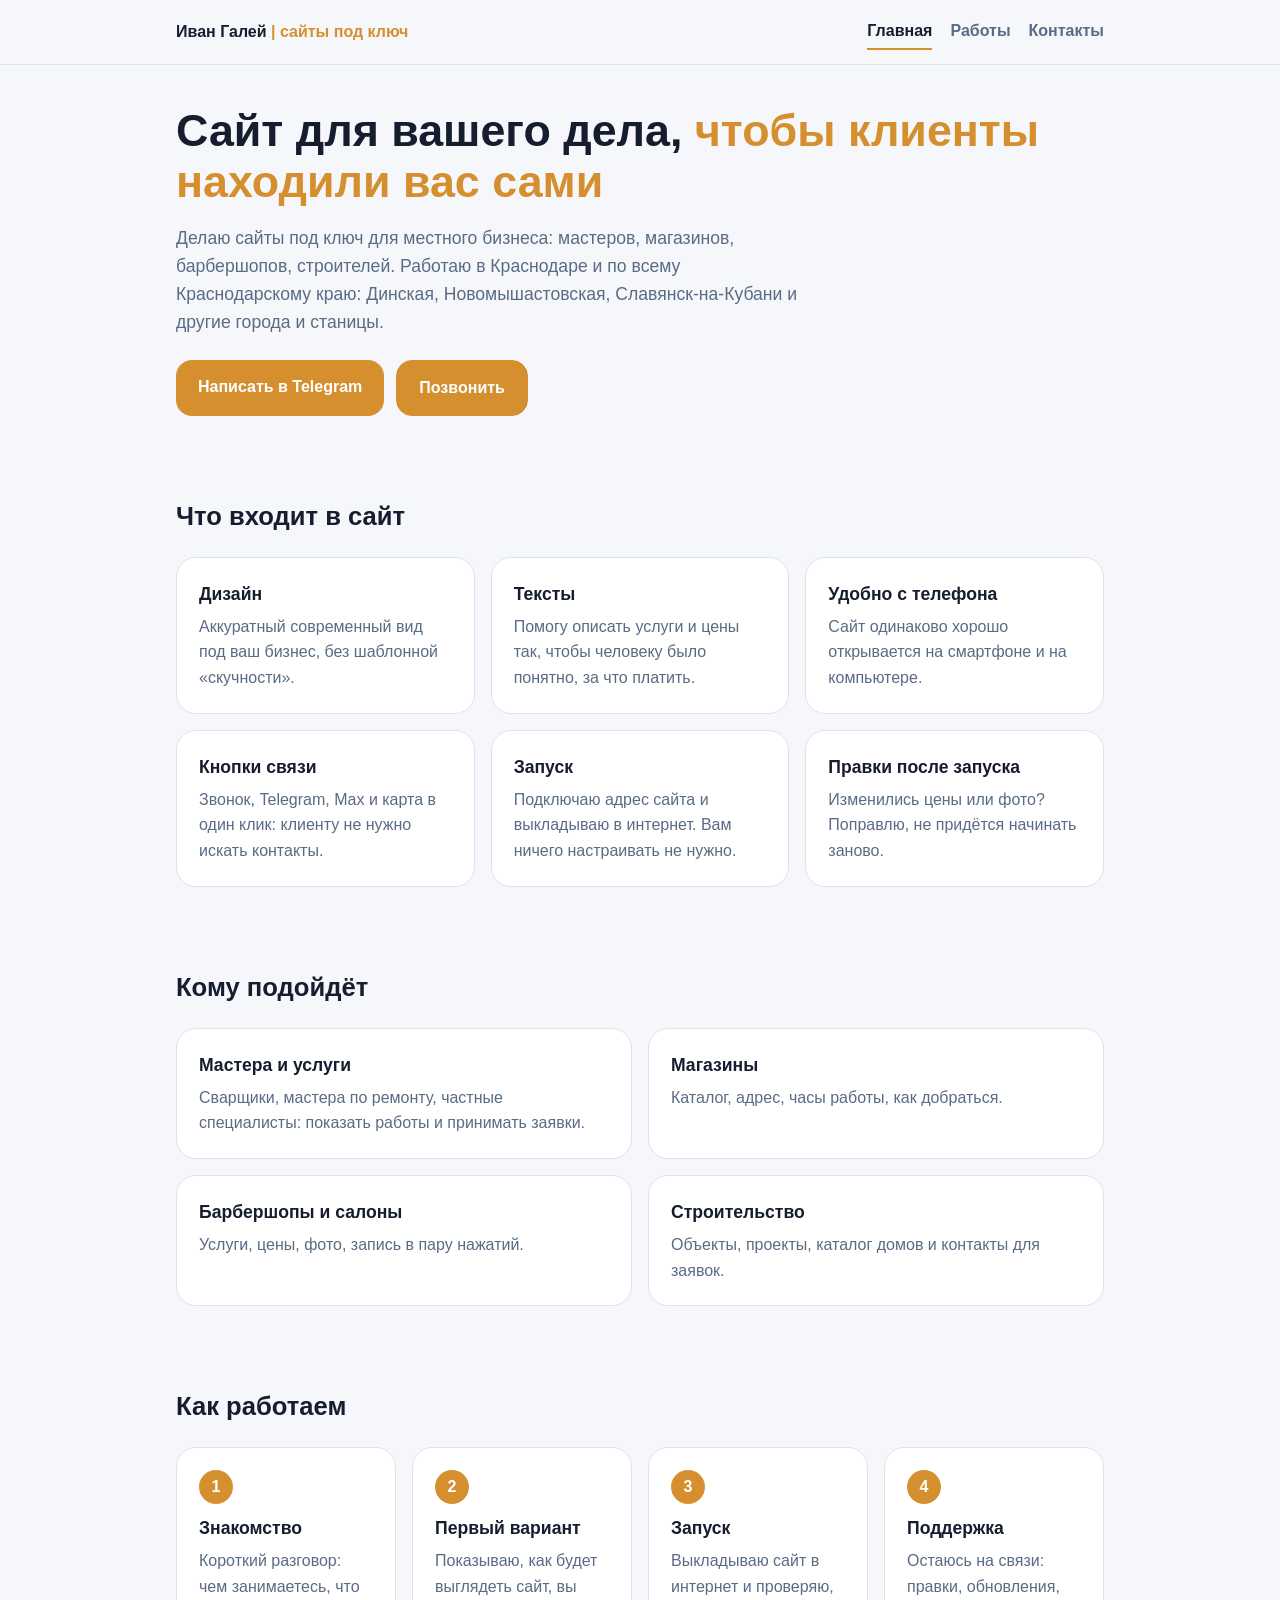
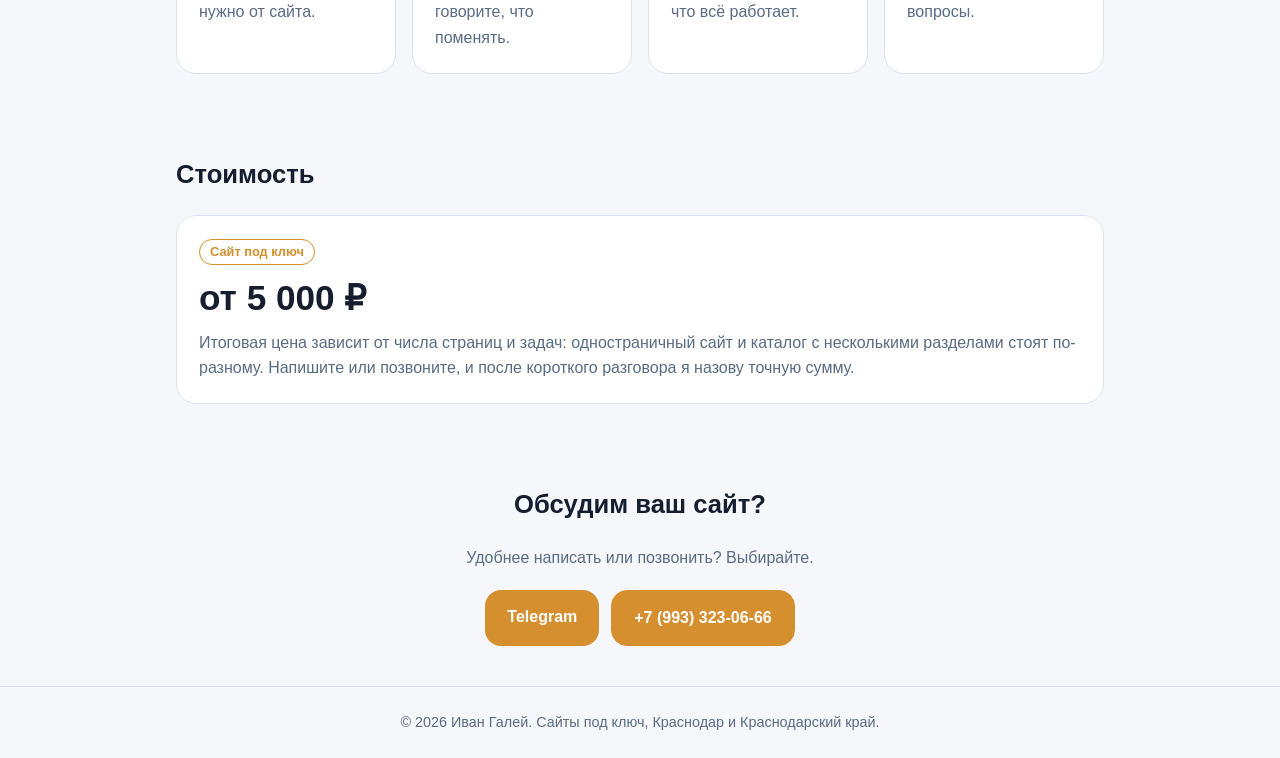
<file: index.html>
<!DOCTYPE html>
<html lang="ru">
<head>
  <meta charset="utf-8">
  <meta name="viewport" content="width=device-width, initial-scale=1">
  <title>Иван Галей | сайты под ключ</title>
  <meta name="description" content="Сайты под ключ для местного бизнеса: Краснодар и Краснодарский край, Динская, Новомышастовская, Славянск-на-Кубани. Дизайн, тексты, запуск.">
  <link rel="stylesheet" href="style.css">
</head>
<body>

<header>
  <div class="wrap">
    <a class="logo" href="index.html">Иван Галей <span>| сайты под ключ</span></a>
    <nav>
      <a class="active" href="index.html">Главная</a>
      <a href="raboty.html">Работы</a>
      <a href="kontakty.html">Контакты</a>
    </nav>
  </div>
</header>

<main class="wrap">

  <section>
    <h1>Сайт для вашего дела, <em>чтобы клиенты находили вас сами</em></h1>
    <p class="lead">Делаю сайты под ключ для местного бизнеса: мастеров, магазинов, барбершопов, строителей. Работаю в Краснодаре и по всему Краснодарскому краю: Динская, Новомышастовская, Славянск-на-Кубани и другие города и станицы.</p>
    <div class="buttons">
      <a class="btn" href="https://t.me/wank_323">Написать в Telegram</a>
      <a class="btn secondary" href="tel:+79933230666">Позвонить</a>
    </div>
  </section>

  <section>
    <h2>Что входит в сайт</h2>
    <div class="grid three">
      <div class="card">
        <h3>Дизайн</h3>
        <p>Аккуратный современный вид под ваш бизнес, без шаблонной «скучности».</p>
      </div>
      <div class="card">
        <h3>Тексты</h3>
        <p>Помогу описать услуги и цены так, чтобы человеку было понятно, за что платить.</p>
      </div>
      <div class="card">
        <h3>Удобно с телефона</h3>
        <p>Сайт одинаково хорошо открывается на смартфоне и на компьютере.</p>
      </div>
      <div class="card">
        <h3>Кнопки связи</h3>
        <p>Звонок, Telegram, Max и карта в один клик: клиенту не нужно искать контакты.</p>
      </div>
      <div class="card">
        <h3>Запуск</h3>
        <p>Подключаю адрес сайта и выкладываю в интернет. Вам ничего настраивать не нужно.</p>
      </div>
      <div class="card">
        <h3>Правки после запуска</h3>
        <p>Изменились цены или фото? Поправлю, не придётся начинать заново.</p>
      </div>
    </div>
  </section>

  <section>
    <h2>Кому подойдёт</h2>
    <div class="grid two">
      <div class="card">
        <h3>Мастера и услуги</h3>
        <p>Сварщики, мастера по ремонту, частные специалисты: показать работы и принимать заявки.</p>
      </div>
      <div class="card">
        <h3>Магазины</h3>
        <p>Каталог, адрес, часы работы, как добраться.</p>
      </div>
      <div class="card">
        <h3>Барбершопы и салоны</h3>
        <p>Услуги, цены, фото, запись в пару нажатий.</p>
      </div>
      <div class="card">
        <h3>Строительство</h3>
        <p>Объекты, проекты, каталог домов и контакты для заявок.</p>
      </div>
    </div>
  </section>

  <section>
    <h2>Как работаем</h2>
    <div class="grid four">
      <div class="card">
        <div class="step-num">1</div>
        <h3>Знакомство</h3>
        <p>Короткий разговор: чем занимаетесь, что нужно от сайта.</p>
      </div>
      <div class="card">
        <div class="step-num">2</div>
        <h3>Первый вариант</h3>
        <p>Показываю, как будет выглядеть сайт, вы говорите, что поменять.</p>
      </div>
      <div class="card">
        <div class="step-num">3</div>
        <h3>Запуск</h3>
        <p>Выкладываю сайт в интернет и проверяю, что всё работает.</p>
      </div>
      <div class="card">
        <div class="step-num">4</div>
        <h3>Поддержка</h3>
        <p>Остаюсь на связи: правки, обновления, вопросы.</p>
      </div>
    </div>
  </section>

  <section>
    <h2>Стоимость</h2>
    <div class="card">
      <span class="tag">Сайт под ключ</span>
      <div class="price">от 5 000 ₽</div>
      <p>Итоговая цена зависит от числа страниц и задач: одностраничный сайт и каталог с несколькими разделами стоят по-разному. Напишите или позвоните, и после короткого разговора я назову точную сумму.</p>
    </div>
  </section>

  <section class="cta">
    <h2>Обсудим ваш сайт?</h2>
    <p>Удобнее написать или позвонить? Выбирайте.</p>
    <div class="buttons">
      <a class="btn" href="https://t.me/wank_323">Telegram</a>
      <a class="btn secondary" href="tel:+79933230666">+7 (993) 323-06-66</a>
    </div>
  </section>

</main>

<footer>
  <div class="wrap">© 2026 Иван Галей. Сайты под ключ, Краснодар и Краснодарский край.</div>
</footer>

</body>
</html>
</file>
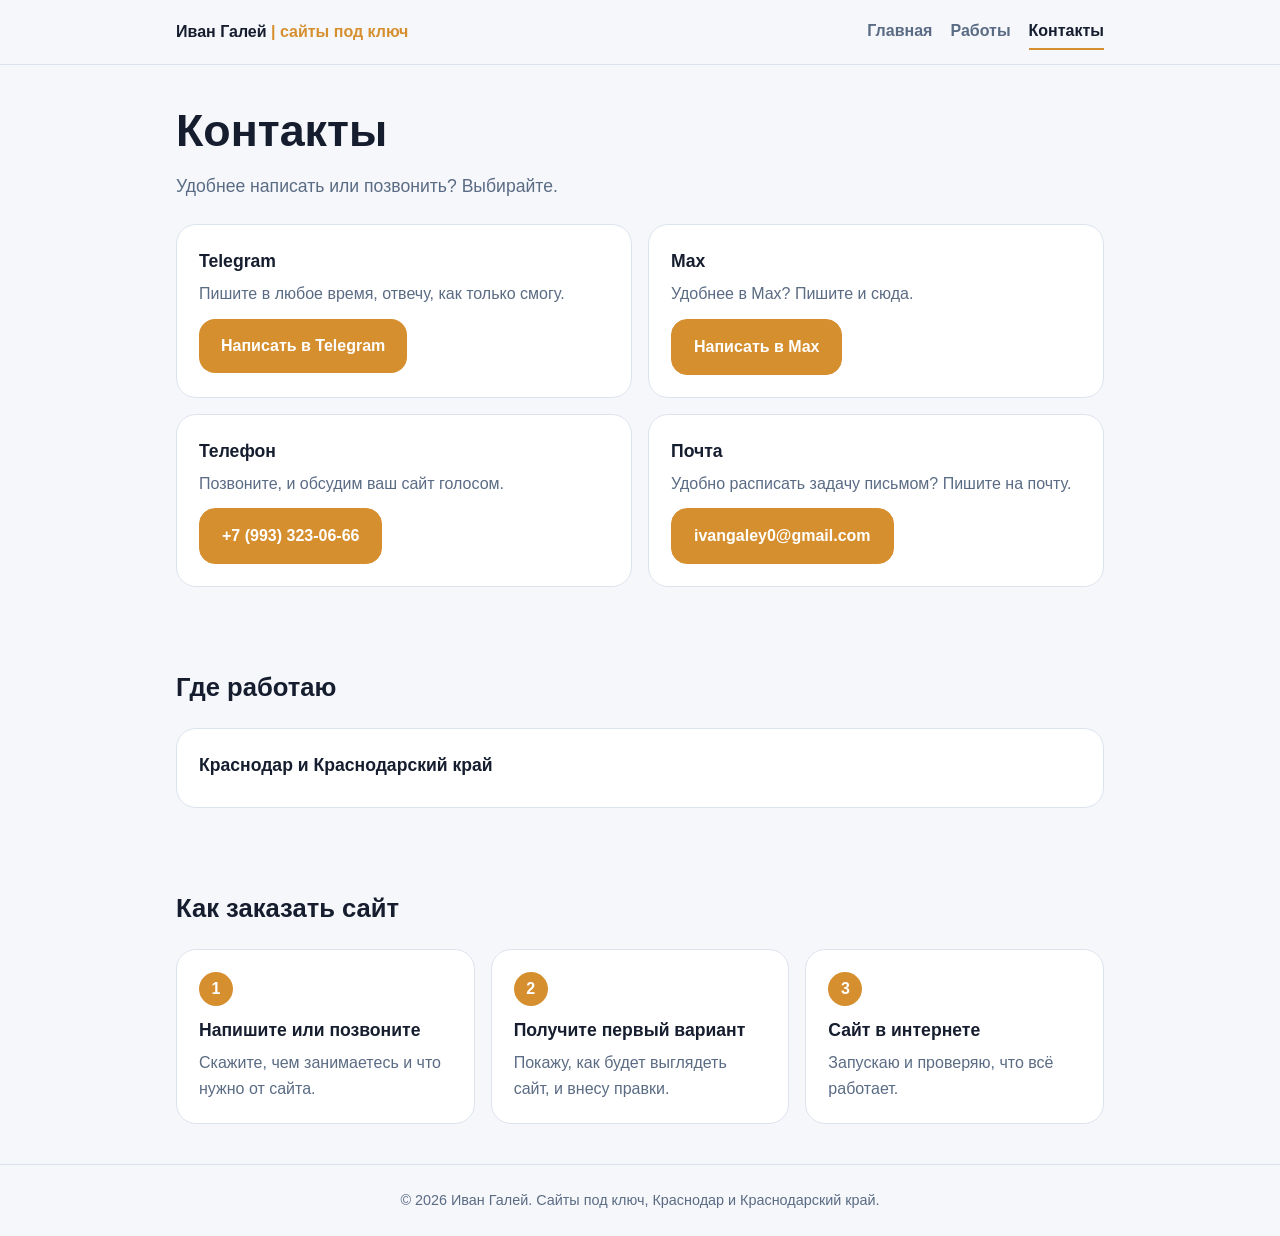
<file: kontakty.html>
<!DOCTYPE html>
<html lang="ru">
<head>
  <meta charset="utf-8">
  <meta name="viewport" content="width=device-width, initial-scale=1">
  <title>Контакты | Иван Галей, сайты под ключ</title>
  <meta name="description" content="Как связаться со мной: Telegram, Max, телефон и почта. Работаю в Краснодаре и по всему Краснодарскому краю.">
  <link rel="stylesheet" href="style.css">
</head>
<body>

<header>
  <div class="wrap">
    <a class="logo" href="index.html">Иван Галей <span>| сайты под ключ</span></a>
    <nav>
      <a href="index.html">Главная</a>
      <a href="raboty.html">Работы</a>
      <a class="active" href="kontakty.html">Контакты</a>
    </nav>
  </div>
</header>

<main class="wrap">

  <section>
    <h1>Контакты</h1>
    <p class="lead">Удобнее написать или позвонить? Выбирайте.</p>

    <div class="grid two">
      <div class="card">
        <h3>Telegram</h3>
        <p style="margin-bottom:12px">Пишите в любое время, отвечу, как только смогу.</p>
        <a class="btn" href="https://t.me/wank_323">Написать в Telegram</a>
      </div>
      <div class="card">
        <h3>Max</h3>
        <p style="margin-bottom:12px">Удобнее в Max? Пишите и сюда.</p>
        <a class="btn secondary" href="https://max.ru/u/f9LHodD0cOKSX7yw3_mEOk334DmVVaqaBVZtQYjm__lj0K4Vih-qZrPUJ2M">Написать в Max</a>
      </div>
      <div class="card">
        <h3>Телефон</h3>
        <p style="margin-bottom:12px">Позвоните, и обсудим ваш сайт голосом.</p>
        <a class="btn secondary" href="tel:+79933230666">+7 (993) 323-06-66</a>
      </div>
      <div class="card">
        <h3>Почта</h3>
        <p style="margin-bottom:12px">Удобно расписать задачу письмом? Пишите на почту.</p>
        <a class="btn secondary" href="mailto:ivangaley0@gmail.com">ivangaley0@gmail.com</a>
      </div>
    </div>
  </section>

  <section>
    <h2>Где работаю</h2>
    <div class="card">
      <h3>Краснодар и Краснодарский край</h3>
    </div>
  </section>

  <section>
    <h2>Как заказать сайт</h2>
    <div class="grid three">
      <div class="card">
        <div class="step-num">1</div>
        <h3>Напишите или позвоните</h3>
        <p>Скажите, чем занимаетесь и что нужно от сайта.</p>
      </div>
      <div class="card">
        <div class="step-num">2</div>
        <h3>Получите первый вариант</h3>
        <p>Покажу, как будет выглядеть сайт, и внесу правки.</p>
      </div>
      <div class="card">
        <div class="step-num">3</div>
        <h3>Сайт в интернете</h3>
        <p>Запускаю и проверяю, что всё работает.</p>
      </div>
    </div>
  </section>

</main>

<footer>
  <div class="wrap">© 2026 Иван Галей. Сайты под ключ, Краснодар и Краснодарский край.</div>
</footer>

</body>
</html>
</file>
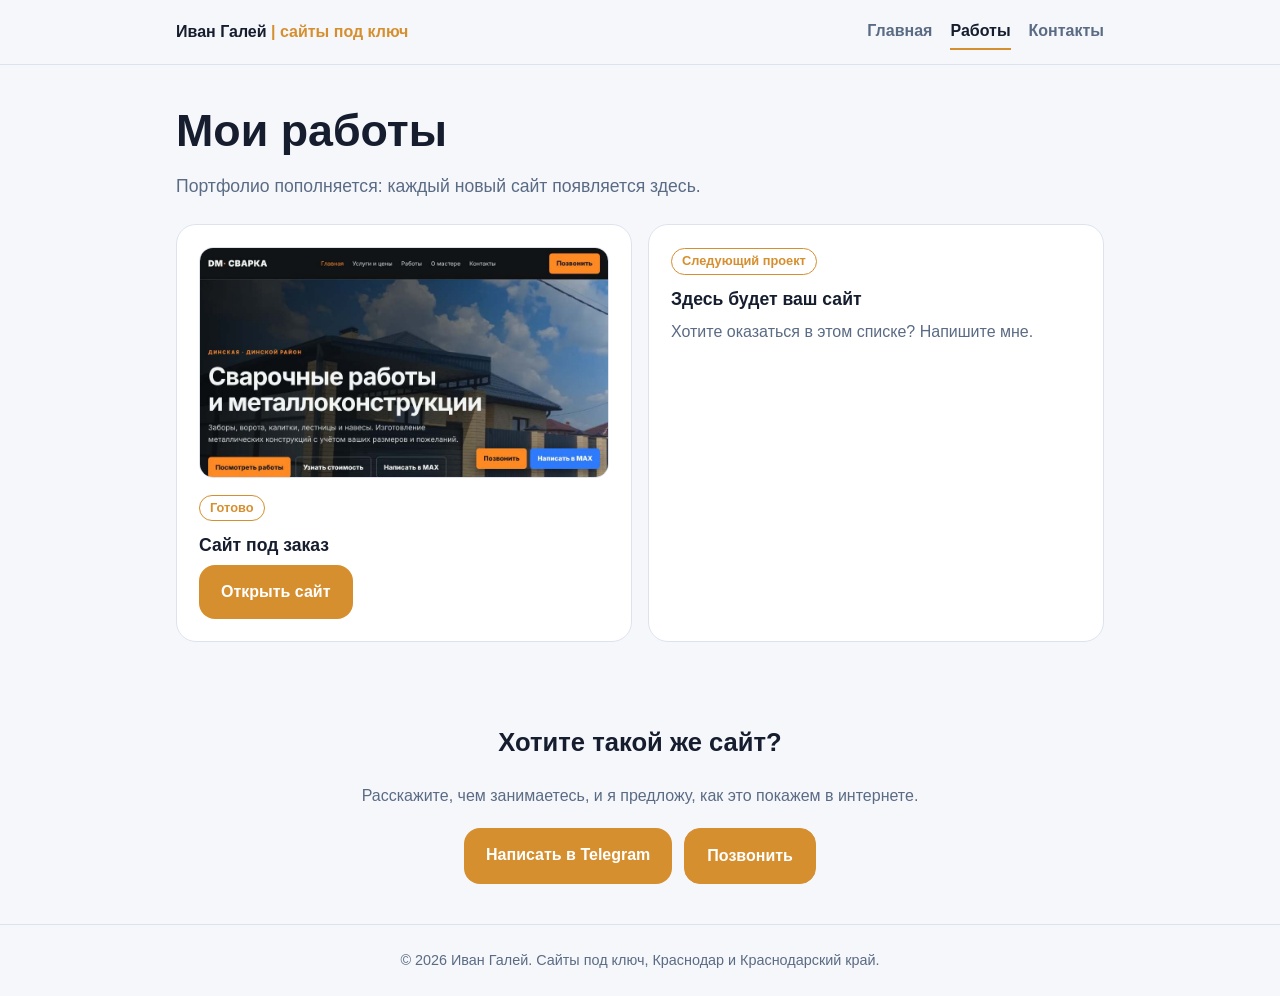
<file: raboty.html>
<!DOCTYPE html>
<html lang="ru">
<head>
  <meta charset="utf-8">
  <meta name="viewport" content="width=device-width, initial-scale=1">
  <title>Мои работы | Иван Галей, сайты под ключ</title>
  <meta name="description" content="Примеры сайтов, которые я делаю для местного бизнеса: Краснодар, Динская, Новомышастовская, Славянск-на-Кубани.">
  <link rel="stylesheet" href="style.css">
</head>
<body>

<header>
  <div class="wrap">
    <a class="logo" href="index.html">Иван Галей <span>| сайты под ключ</span></a>
    <nav>
      <a href="index.html">Главная</a>
      <a class="active" href="raboty.html">Работы</a>
      <a href="kontakty.html">Контакты</a>
    </nav>
  </div>
</header>

<main class="wrap">

  <section>
    <h1>Мои работы</h1>
    <p class="lead">Портфолио пополняется: каждый новый сайт появляется здесь.</p>

    <div class="grid two">
      <div class="card">
        <a class="work-img" href="https://dmitry-svarka.ivangaley0.workers.dev/" target="_blank" rel="noopener"><img src="[data-uri]" alt="Сайт, сделанный на заказ: главная страница" loading="lazy"></a>
        <span class="tag">Готово</span>
        <h3>Сайт под заказ</h3>
        <a class="btn" href="https://dmitry-svarka.ivangaley0.workers.dev/" target="_blank" rel="noopener">Открыть сайт</a>
      </div>
      <div class="card">
        <span class="tag">Следующий проект</span>
        <h3>Здесь будет ваш сайт</h3>
        <p>Хотите оказаться в этом списке? Напишите мне.</p>
      </div>
    </div>
  </section>

  <section class="cta">
    <h2>Хотите такой же сайт?</h2>
    <p>Расскажите, чем занимаетесь, и я предложу, как это покажем в интернете.</p>
    <div class="buttons">
      <a class="btn" href="https://t.me/wank_323">Написать в Telegram</a>
      <a class="btn secondary" href="tel:+79933230666">Позвонить</a>
    </div>
  </section>

</main>

<footer>
  <div class="wrap">© 2026 Иван Галей. Сайты под ключ, Краснодар и Краснодарский край.</div>
</footer>

</body>
</html>
</file>
<file: style.css>
/* ===== ЦВЕТА: меняй только здесь ===== */
:root {
  --bg: #f6f7fb;          /* фон страницы */
  --bg-card: #ffffff;     /* фон карточек */
  --text: #151d2e;        /* заголовки и основной текст */
  --text-muted: #5a6b84;  /* второстепенный текст */
  --accent: #d68f2f;      /* оранжевый акцент (кнопки, выделения) */
  --accent-text: #ffffff; /* текст на оранжевых кнопках */
  --border: #dde3ee;      /* линии и рамки */
}

* { box-sizing: border-box; margin: 0; padding: 0; }

html { scroll-behavior: smooth; }

body {
  background: var(--bg);
  color: var(--text);
  font-family: -apple-system, "Segoe UI", Roboto, Arial, sans-serif;
  line-height: 1.6;
}

.wrap { max-width: 960px; margin: 0 auto; padding: 0 16px; }

/* ===== Шапка и меню ===== */
header {
  border-bottom: 1px solid var(--border);
  position: sticky;
  top: 0;
  background: var(--bg);
  z-index: 10;
}
header .wrap {
  display: flex;
  flex-wrap: wrap;
  align-items: center;
  justify-content: space-between;
  gap: 8px 16px;
  padding-top: 14px;
  padding-bottom: 14px;
}
.logo { font-weight: 800; color: var(--text); text-decoration: none; }
.logo span { color: var(--accent); }
nav { display: flex; gap: 18px; }
nav a {
  color: var(--text-muted);
  text-decoration: none;
  font-weight: 600;
  padding: 4px 0;
  border-bottom: 2px solid transparent;
}
nav a:hover { color: var(--text); }
nav a.active { color: var(--text); border-bottom-color: var(--accent); }

/* ===== Общие блоки ===== */
section { padding: 40px 0; }
h1 { font-size: 2.1rem; line-height: 1.15; font-weight: 800; margin-bottom: 16px; }
h1 em { color: var(--accent); font-style: normal; }
h2 { font-size: 1.6rem; font-weight: 800; margin-bottom: 20px; }
h3 { font-size: 1.1rem; font-weight: 700; margin-bottom: 6px; }
p { color: var(--text-muted); }
.lead { font-size: 1.1rem; max-width: 640px; margin-bottom: 24px; }

.buttons { display: flex; flex-wrap: wrap; gap: 12px; }
.btn {
  display: inline-block;
  padding: 14px 22px;
  border-radius: 16px;
  background: var(--accent);
  color: var(--accent-text);
  text-decoration: none;
  font-weight: 700;
}
.btn.secondary {
  background: var(--accent);
  color: var(--accent-text);
  border: 1px solid var(--accent);
}
.btn:hover { opacity: 0.9; }

.grid { display: grid; gap: 16px; grid-template-columns: 1fr; }
.card {
  background: var(--bg-card);
  border: 1px solid var(--border);
  border-radius: 20px;
  padding: 22px;
}
.work-img { display: block; margin-bottom: 16px; }
.work-img img {
  width: 100%;
  height: auto;
  display: block;
  border-radius: 14px;
  border: 1px solid var(--border);
  transition: transform 0.2s;
}
.work-img:hover img { transform: translateY(-2px); }
.price { font-size: 2.2rem; font-weight: 800; color: var(--text); line-height: 1.1; margin: 4px 0 12px; }
.tag {
  display: inline-block;
  font-size: 0.8rem;
  font-weight: 600;
  color: var(--accent);
  border: 1px solid var(--accent);
  border-radius: 999px;
  padding: 2px 10px;
  margin-bottom: 10px;
}
.step-num {
  display: inline-flex;
  align-items: center;
  justify-content: center;
  width: 34px;
  height: 34px;
  border-radius: 50%;
  background: var(--accent);
  color: var(--accent-text);
  font-weight: 800;
  margin-bottom: 10px;
}
.cta { text-align: center; }
.cta .buttons { justify-content: center; }
.cta p { margin-bottom: 20px; }

footer {
  border-top: 1px solid var(--border);
  padding: 24px 0;
  text-align: center;
  color: var(--text-muted);
  font-size: 0.9rem;
}

@media (min-width: 640px) {
  .grid.two { grid-template-columns: 1fr 1fr; }
  .grid.three { grid-template-columns: 1fr 1fr 1fr; }
  .grid.four { grid-template-columns: 1fr 1fr; }
  h1 { font-size: 2.8rem; }
}
@media (min-width: 900px) {
  .grid.four { grid-template-columns: repeat(4, 1fr); }
}
</file>
